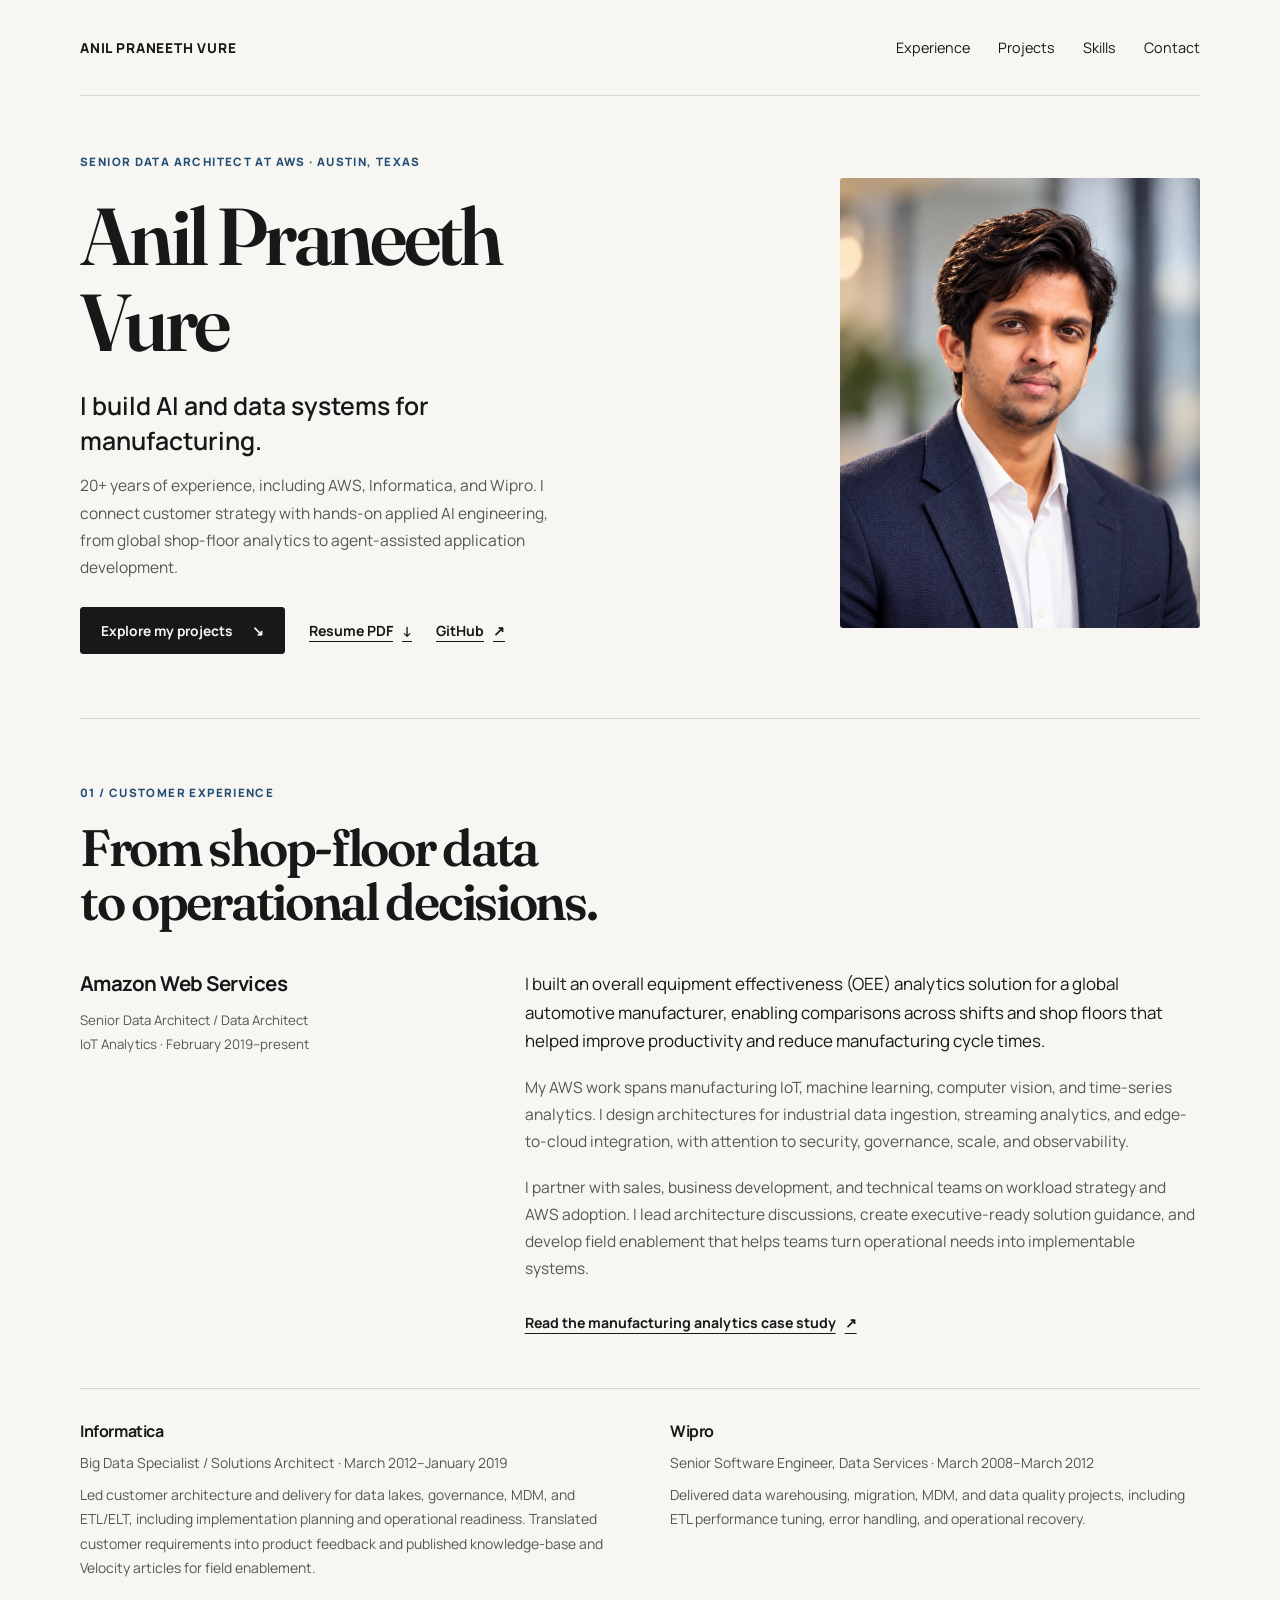
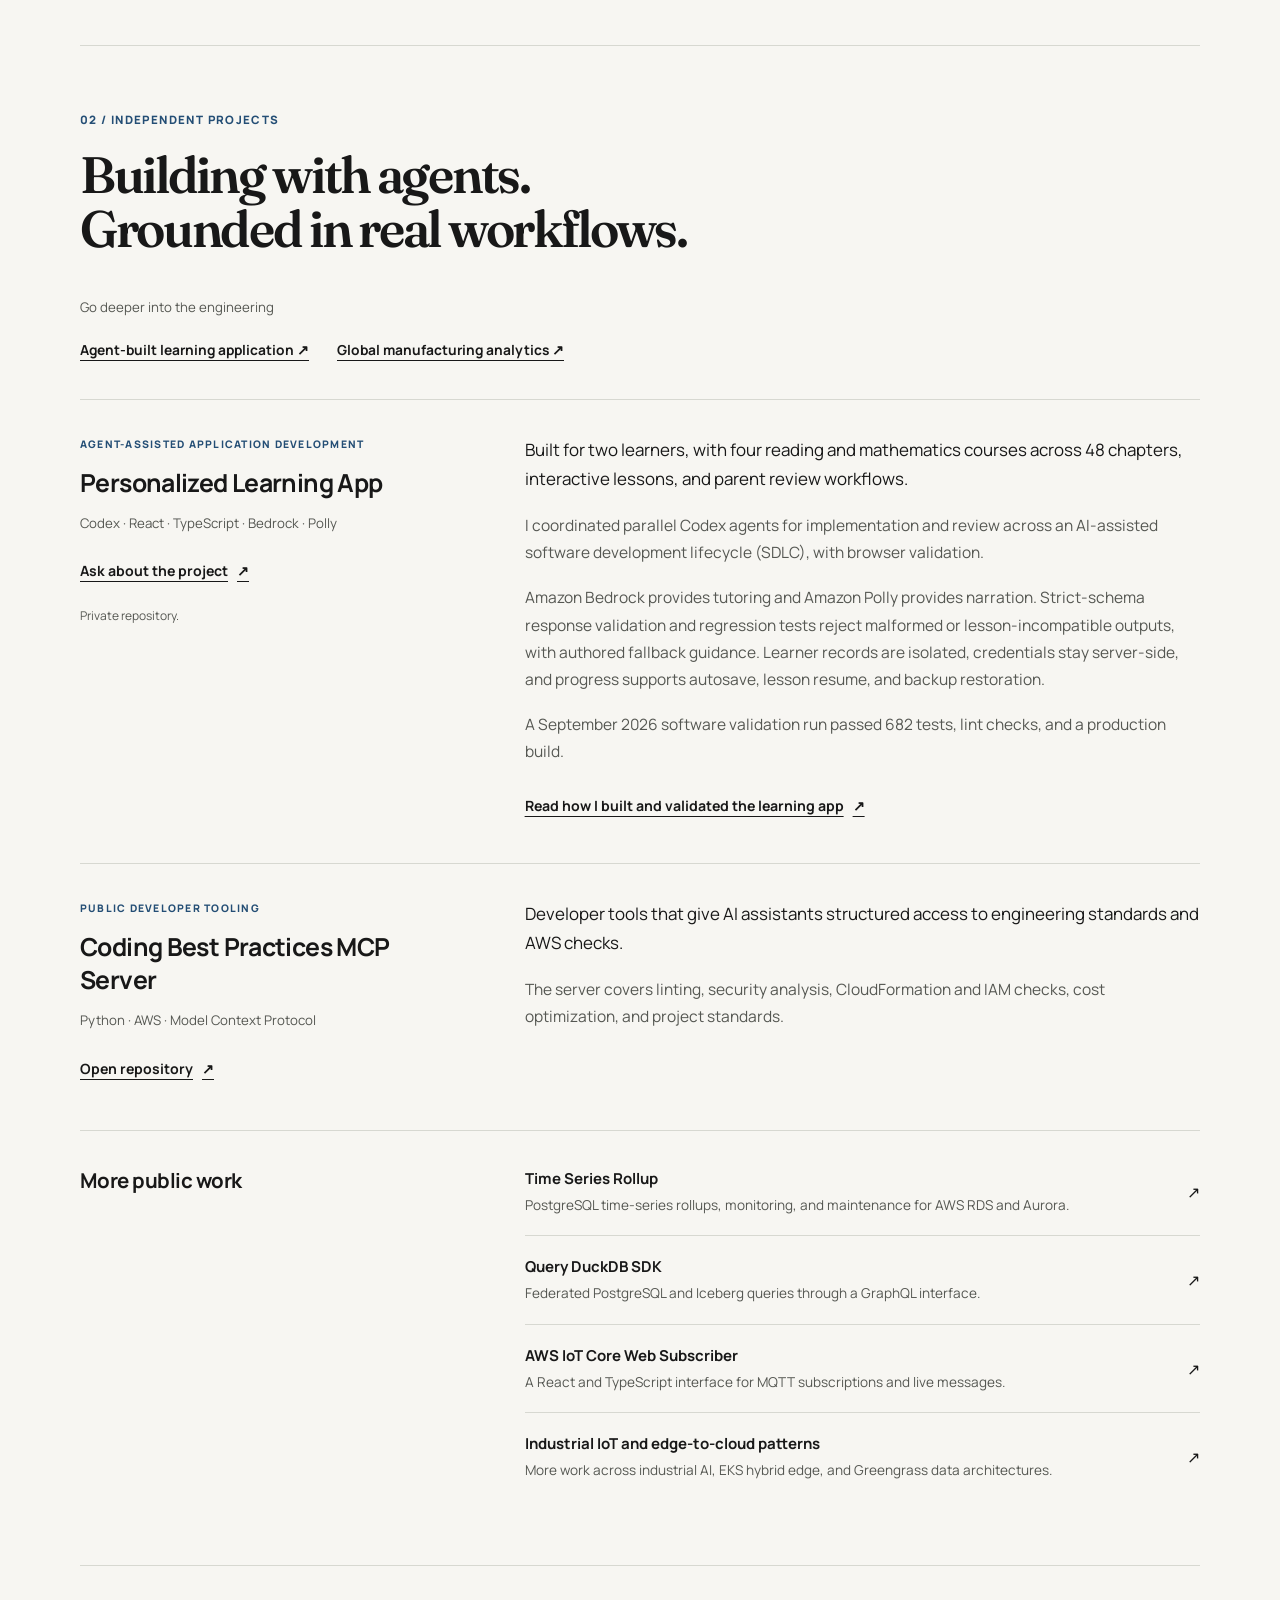
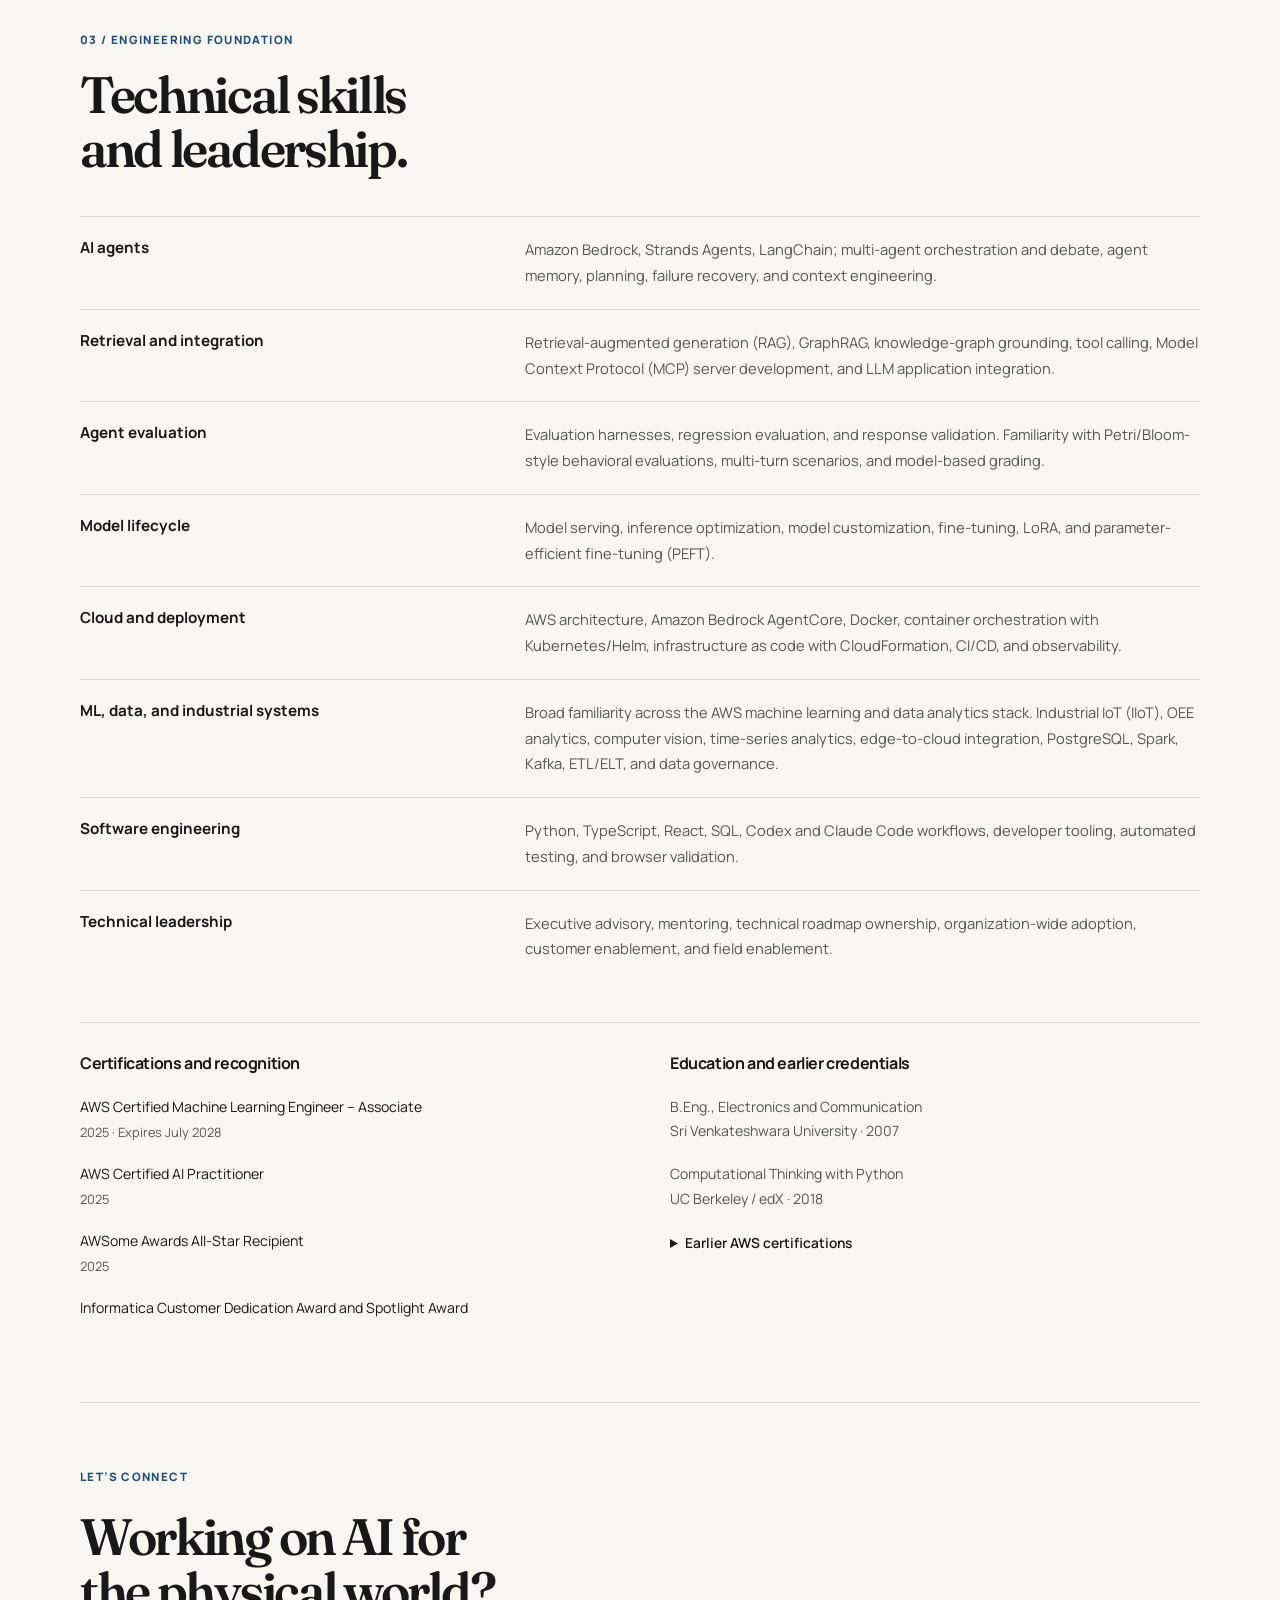
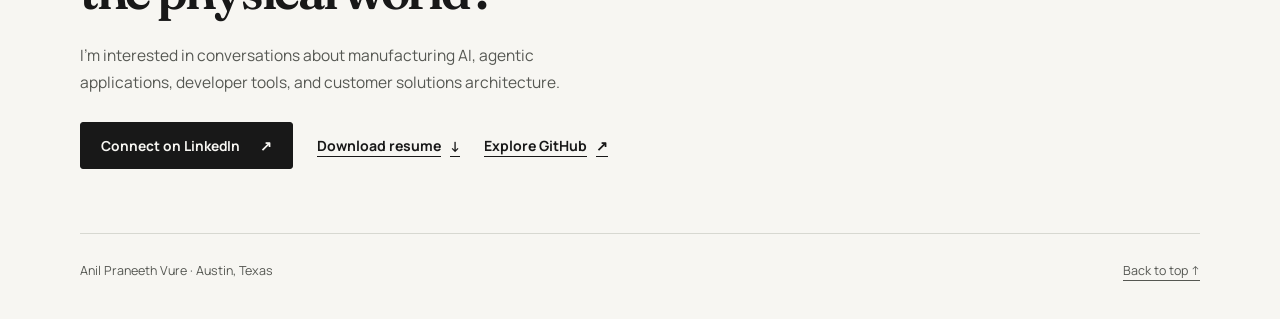
<file: index.html>
<!DOCTYPE html>
<html lang="en">
<head>
  <meta charset="UTF-8" />
  <meta name="viewport" content="width=device-width, initial-scale=1.0" />
  <title>Anil Praneeth Vure | Applied AI &amp; Cloud Deployment</title>
  <meta name="description" content="Solutions architect with 20+ years of experience in cloud, industrial IoT, and applied AI. Explore Anil Praneeth Vure's customer work at AWS and independent agent engineering projects." />
  <meta name="theme-color" content="#f7f6f2" />
  <link rel="canonical" href="https://anilpraneeth.github.io/" />
  <meta property="og:title" content="Anil Praneeth Vure | Applied AI &amp; Cloud Deployment" />
  <meta property="og:description" content="20+ years of experience in customer solutions architecture, manufacturing analytics, and applied AI. Explore my AWS work, independent projects, technical skills, and resume." />
  <meta property="og:type" content="website" />
  <meta property="og:url" content="https://anilpraneeth.github.io/" />
  <meta property="og:image" content="https://anilpraneeth.github.io/assets/professional.png" />
  <meta property="og:image:alt" content="Portrait of Anil Praneeth Vure" />
  <link rel="preconnect" href="https://fonts.googleapis.com" />
  <link rel="preconnect" href="https://fonts.gstatic.com" crossorigin />
  <link href="https://fonts.googleapis.com/css2?family=Manrope:wght@400;500;600;700;800&amp;family=Fraunces:opsz,wght@9..144,600;9..144,700&amp;display=swap" rel="stylesheet" />
  <link rel="stylesheet" href="./styles.css?v=20260919-cases" />
  <script src="./script.js?v=20260918" defer></script>
  <script type="application/ld+json">
    {
      "@context": "https://schema.org", "@type": "Person", "name": "Anil Praneeth Vure",
      "jobTitle": "Senior Data Architect", "worksFor": { "@type": "Organization", "name": "Amazon Web Services" },
      "address": { "@type": "PostalAddress", "addressLocality": "Austin", "addressRegion": "TX", "addressCountry": "US" },
      "sameAs": ["https://github.com/anilpraneeth", "https://www.linkedin.com/in/anilpraneeth/"],
      "image": "https://anilpraneeth.github.io/assets/professional.png", "url": "https://anilpraneeth.github.io/"
    }
  </script>
</head>
<body>
  <a class="skip-link" href="#main">Skip to content</a>
  <div class="page-shell" id="top">
    <header class="site-header">
      <a class="brand" href="#top">Anil Praneeth Vure</a>
      <nav class="site-nav" aria-label="Primary"><a href="#profile">Experience</a><a href="#work">Projects</a><a href="#skills">Skills</a><a href="#contact">Contact</a></nav>
    </header>
    <main id="main">
      <section class="hero" aria-labelledby="hero-title">
        <div class="hero-copy">
          <p class="eyebrow">Senior Data Architect at AWS · Austin, Texas</p>
          <h1 id="hero-title">Anil Praneeth<br />Vure</h1>
          <p class="hero-lead">I build AI and data systems for manufacturing.</p>
          <p class="hero-text">20+ years of experience, including AWS, Informatica, and Wipro. I connect customer strategy with hands-on applied AI engineering, from global shop-floor analytics to agent-assisted application development.</p>
          <div class="hero-actions">
            <a class="button" href="#work">Explore my projects <span aria-hidden="true">↘</span></a>
            <a class="text-link" href="./assets/Anil_Praneeth_Vure_Resume.pdf?v=20260919-public" download="Anil_Praneeth_Vure_Resume.pdf">Resume PDF <span aria-hidden="true">↓</span></a>
            <a class="text-link" href="https://github.com/anilpraneeth" target="_blank" rel="noopener noreferrer">GitHub <span aria-hidden="true">↗</span></a>
          </div>
        </div>
        <div class="portrait-wrap"><img class="portrait" src="./assets/professional.png" alt="Anil Praneeth Vure wearing a navy jacket and white shirt" width="1122" height="1402" fetchpriority="high" /></div>
      </section>
      <section class="section-block" id="profile" aria-labelledby="experience-title">
        <div class="section-intro reveal"><p class="section-label">01 / Customer experience</p><h2 id="experience-title">From shop-floor data<br />to operational decisions.</h2></div>
        <div class="two-columns reveal">
          <div class="experience-meta"><h3>Amazon Web Services</h3><p>Senior Data Architect / Data Architect<br />IoT Analytics · February 2019–present</p></div>
          <div>
            <p class="lead-copy">I built an overall equipment effectiveness (OEE) analytics solution for a global automotive manufacturer, enabling comparisons across shifts and shop floors that helped improve productivity and reduce manufacturing cycle times.</p>
            <p>My AWS work spans manufacturing IoT, machine learning, computer vision, and time-series analytics. I design architectures for industrial data ingestion, streaming analytics, and edge-to-cloud integration, with attention to security, governance, scale, and observability.</p>
            <p>I partner with sales, business development, and technical teams on workload strategy and AWS adoption. I lead architecture discussions, create executive-ready solution guidance, and develop field enablement that helps teams turn operational needs into implementable systems.</p>
            <a class="text-link" href="./projects/manufacturing-analytics/">Read the manufacturing analytics case study <span aria-hidden="true">↗</span></a>
          </div>
        </div>
        <div class="career-history reveal">
          <div><h3>Informatica</h3><p>Big Data Specialist / Solutions Architect · March 2012–January 2019</p><p>Led customer architecture and delivery for data lakes, governance, MDM, and ETL/ELT, including implementation planning and operational readiness. Translated customer requirements into product feedback and published knowledge-base and Velocity articles for field enablement.</p></div>
          <div><h3>Wipro</h3><p>Senior Software Engineer, Data Services · March 2008–March 2012</p><p>Delivered data warehousing, migration, MDM, and data quality projects, including ETL performance tuning, error handling, and operational recovery.</p></div>
        </div>
      </section>
      <section class="section-block" id="work" aria-labelledby="work-title">
        <div class="section-intro reveal"><p class="section-label">02 / Independent projects</p><h2 id="work-title">Building with agents.<br />Grounded in real workflows.</h2></div>
        <nav class="case-study-index reveal" aria-label="Project case studies"><p>Go deeper into the engineering</p><a href="./projects/learning-app/">Agent-built learning application <span aria-hidden="true">↗</span></a><a href="./projects/manufacturing-analytics/">Global manufacturing analytics <span aria-hidden="true">↗</span></a></nav>
        <article class="project-row two-columns reveal">
          <div class="project-meta"><p class="project-kicker">Agent-assisted application development</p><h3>Personalized Learning App</h3><p class="project-tech">Codex · React · TypeScript · Bedrock · Polly</p><a class="text-link" href="#contact">Ask about the project <span aria-hidden="true">↗</span></a><p class="project-note">Private repository.</p></div>
          <div>
            <p class="lead-copy">Built for two learners, with four reading and mathematics courses across 48 chapters, interactive lessons, and parent review workflows.</p>
            <p>I coordinated parallel Codex agents for implementation and review across an AI-assisted software development lifecycle (SDLC), with browser validation.</p>
            <p>Amazon Bedrock provides tutoring and Amazon Polly provides narration. Strict-schema response validation and regression tests reject malformed or lesson-incompatible outputs, with authored fallback guidance. Learner records are isolated, credentials stay server-side, and progress supports autosave, lesson resume, and backup restoration.</p>
            <p>A September 2026 software validation run passed 682 tests, lint checks, and a production build.</p>
            <a class="text-link" href="./projects/learning-app/">Read how I built and validated the learning app <span aria-hidden="true">↗</span></a>
          </div>
        </article>
        <article class="project-row two-columns reveal">
          <div class="project-meta"><p class="project-kicker">Public developer tooling</p><h3>Coding Best Practices MCP Server</h3><p class="project-tech">Python · AWS · Model Context Protocol</p><a class="text-link" href="https://github.com/anilpraneeth/coding-best-practices-mcp-server" target="_blank" rel="noopener noreferrer">Open repository <span aria-hidden="true">↗</span></a></div>
          <div><p class="lead-copy">Developer tools that give AI assistants structured access to engineering standards and AWS checks.</p><p>The server covers linting, security analysis, CloudFormation and IAM checks, cost optimization, and project standards.</p></div>
        </article>
        <div class="more-work two-columns reveal"><h3>More public work</h3><div class="repository-list">
          <a href="https://github.com/anilpraneeth/time-series-rollup" target="_blank" rel="noopener noreferrer"><span><strong>Time Series Rollup</strong><small>PostgreSQL time-series rollups, monitoring, and maintenance for AWS RDS and Aurora.</small></span><span aria-hidden="true">↗</span></a>
          <a href="https://github.com/anilpraneeth/query-duckdb-sdk" target="_blank" rel="noopener noreferrer"><span><strong>Query DuckDB SDK</strong><small>Federated PostgreSQL and Iceberg queries through a GraphQL interface.</small></span><span aria-hidden="true">↗</span></a>
          <a href="https://github.com/anilpraneeth/web-app-aws-iot-core" target="_blank" rel="noopener noreferrer"><span><strong>AWS IoT Core Web Subscriber</strong><small>A React and TypeScript interface for MQTT subscriptions and live messages.</small></span><span aria-hidden="true">↗</span></a>
          <a href="https://github.com/anilpraneeth" target="_blank" rel="noopener noreferrer"><span><strong>Industrial IoT and edge-to-cloud patterns</strong><small>More work across industrial AI, EKS hybrid edge, and Greengrass data architectures.</small></span><span aria-hidden="true">↗</span></a>
        </div></div>
      </section>
      <section class="section-block" id="skills" aria-labelledby="credentials-title">
        <div class="section-intro reveal"><p class="section-label">03 / Engineering foundation</p><h2 id="credentials-title">Technical skills<br />and leadership.</h2></div>
        <dl class="skills-list reveal">
          <div class="two-columns"><dt>AI agents</dt><dd>Amazon Bedrock, Strands Agents, LangChain; multi-agent orchestration and debate, agent memory, planning, failure recovery, and context engineering.</dd></div>
          <div class="two-columns"><dt>Retrieval and integration</dt><dd>Retrieval-augmented generation (RAG), GraphRAG, knowledge-graph grounding, tool calling, Model Context Protocol (MCP) server development, and LLM application integration.</dd></div>
          <div class="two-columns"><dt>Agent evaluation</dt><dd>Evaluation harnesses, regression evaluation, and response validation. Familiarity with Petri/Bloom-style behavioral evaluations, multi-turn scenarios, and model-based grading.</dd></div>
          <div class="two-columns"><dt>Model lifecycle</dt><dd>Model serving, inference optimization, model customization, fine-tuning, LoRA, and parameter-efficient fine-tuning (PEFT).</dd></div>
          <div class="two-columns"><dt>Cloud and deployment</dt><dd>AWS architecture, Amazon Bedrock AgentCore, Docker, container orchestration with Kubernetes/Helm, infrastructure as code with CloudFormation, CI/CD, and observability.</dd></div>
          <div class="two-columns"><dt>ML, data, and industrial systems</dt><dd>Broad familiarity across the AWS machine learning and data analytics stack. Industrial IoT (IIoT), OEE analytics, computer vision, time-series analytics, edge-to-cloud integration, PostgreSQL, Spark, Kafka, ETL/ELT, and data governance.</dd></div>
          <div class="two-columns"><dt>Software engineering</dt><dd>Python, TypeScript, React, SQL, Codex and Claude Code workflows, developer tooling, automated testing, and browser validation.</dd></div>
          <div class="two-columns"><dt>Technical leadership</dt><dd>Executive advisory, mentoring, technical roadmap ownership, organization-wide adoption, customer enablement, and field enablement.</dd></div>
        </dl>
        <div class="credentials-grid reveal">
          <div><h3>Certifications and recognition</h3><ul class="plain-list"><li>AWS Certified Machine Learning Engineer – Associate <span>2025 · Expires July 2028</span></li><li>AWS Certified AI Practitioner <span>2025</span></li><li>AWSome Awards All-Star Recipient <span>2025</span></li><li>Informatica Customer Dedication Award and Spotlight Award</li></ul></div>
          <div><h3>Education and earlier credentials</h3><p>B.Eng., Electronics and Communication<br />Sri Venkateshwara University · 2007</p><p>Computational Thinking with Python<br />UC Berkeley / edX · 2018</p><details><summary>Earlier AWS certifications</summary><ul class="plain-list"><li>Data Analytics – Specialty <span>2023–2026 · Expired</span></li><li>Machine Learning – Specialty <span>2020–2023 · Expired</span></li><li>Solutions Architect – Associate <span>2019–2022 · Expired</span></li></ul></details></div>
        </div>
      </section>
      <section class="contact-section section-block reveal" id="contact" aria-labelledby="contact-title">
        <p class="section-label">Let’s connect</p><h2 id="contact-title">Working on AI for<br />the physical world?</h2><p>I’m interested in conversations about manufacturing AI, agentic applications, developer tools, and customer solutions architecture.</p>
        <div class="hero-actions"><a class="button" href="https://www.linkedin.com/in/anilpraneeth/" target="_blank" rel="noopener noreferrer">Connect on LinkedIn <span aria-hidden="true">↗</span></a><a class="text-link" href="./assets/Anil_Praneeth_Vure_Resume.pdf?v=20260919-public" download="Anil_Praneeth_Vure_Resume.pdf">Download resume <span aria-hidden="true">↓</span></a><a class="text-link" href="https://github.com/anilpraneeth" target="_blank" rel="noopener noreferrer">Explore GitHub <span aria-hidden="true">↗</span></a></div>
      </section>
    </main>
    <footer class="site-footer"><span>Anil Praneeth Vure · Austin, Texas</span><a href="#top">Back to top ↑</a></footer>
  </div>
</body>
</html>
</file>
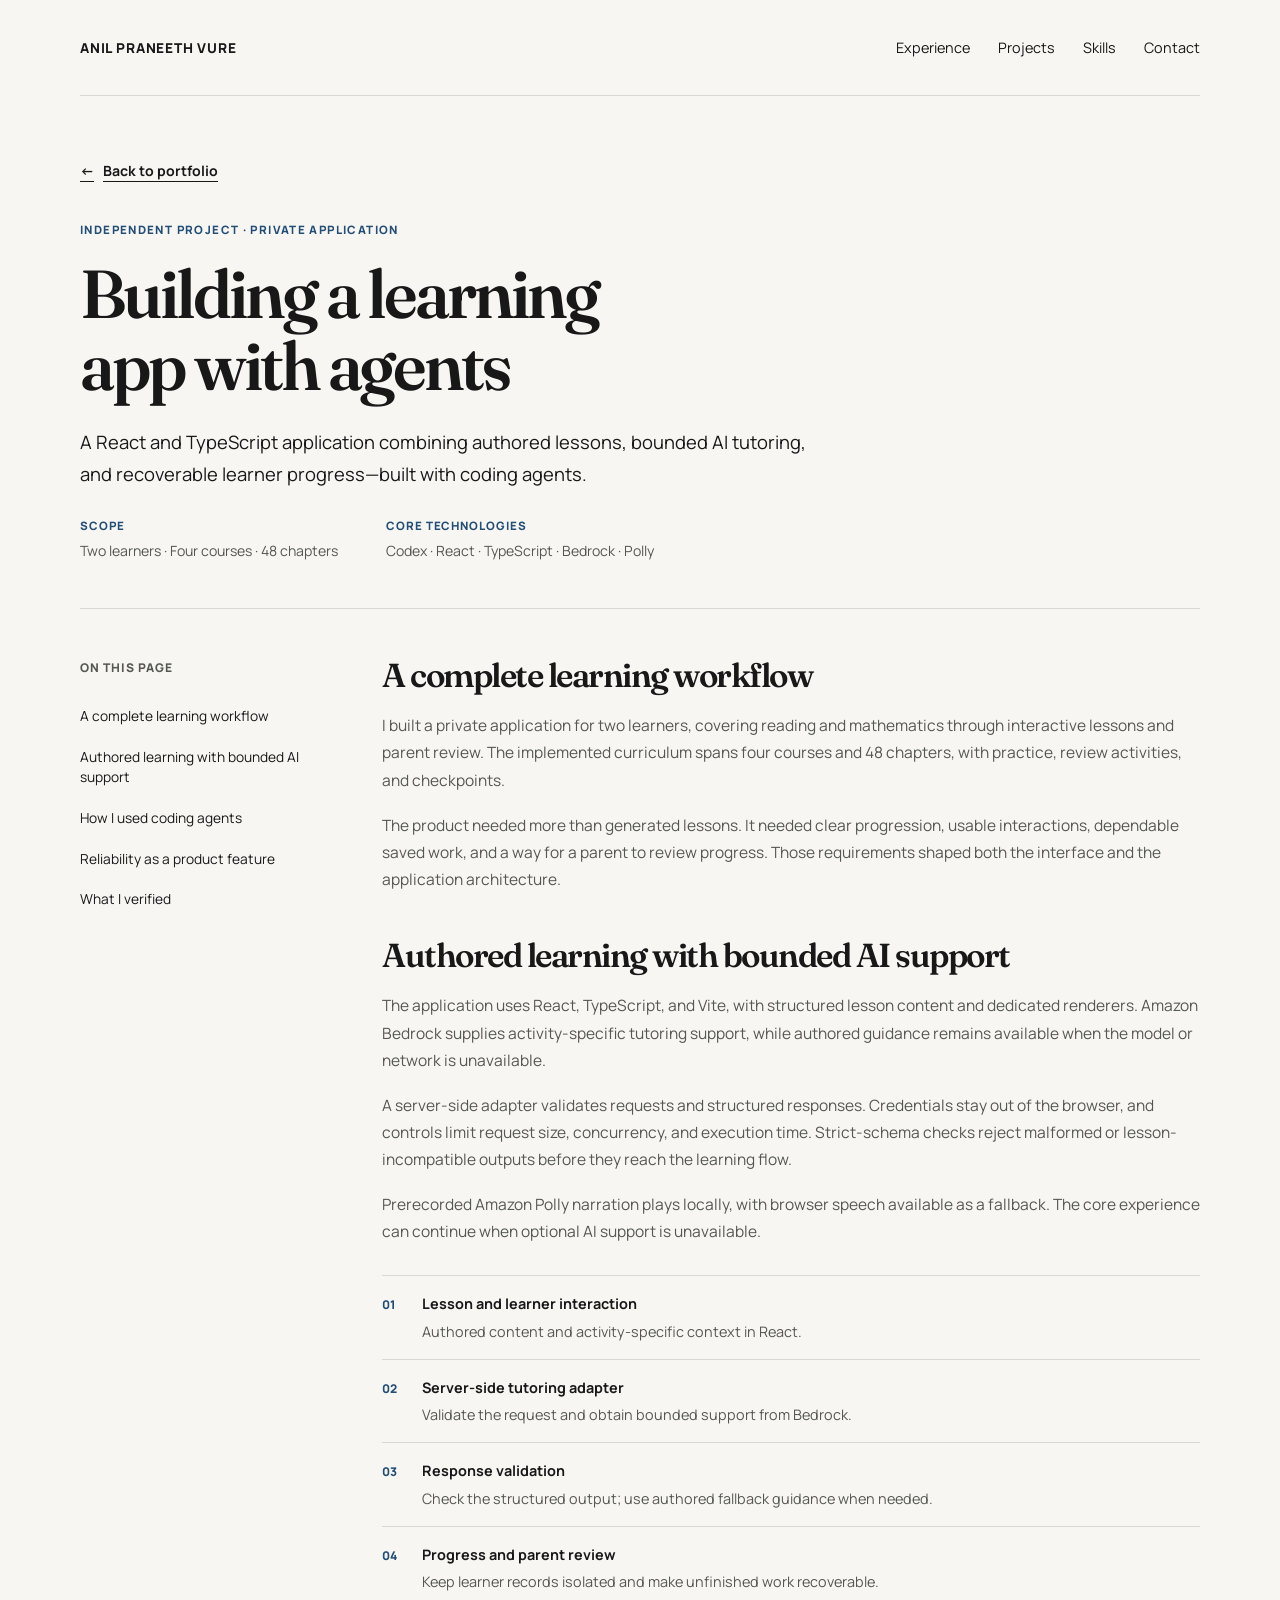
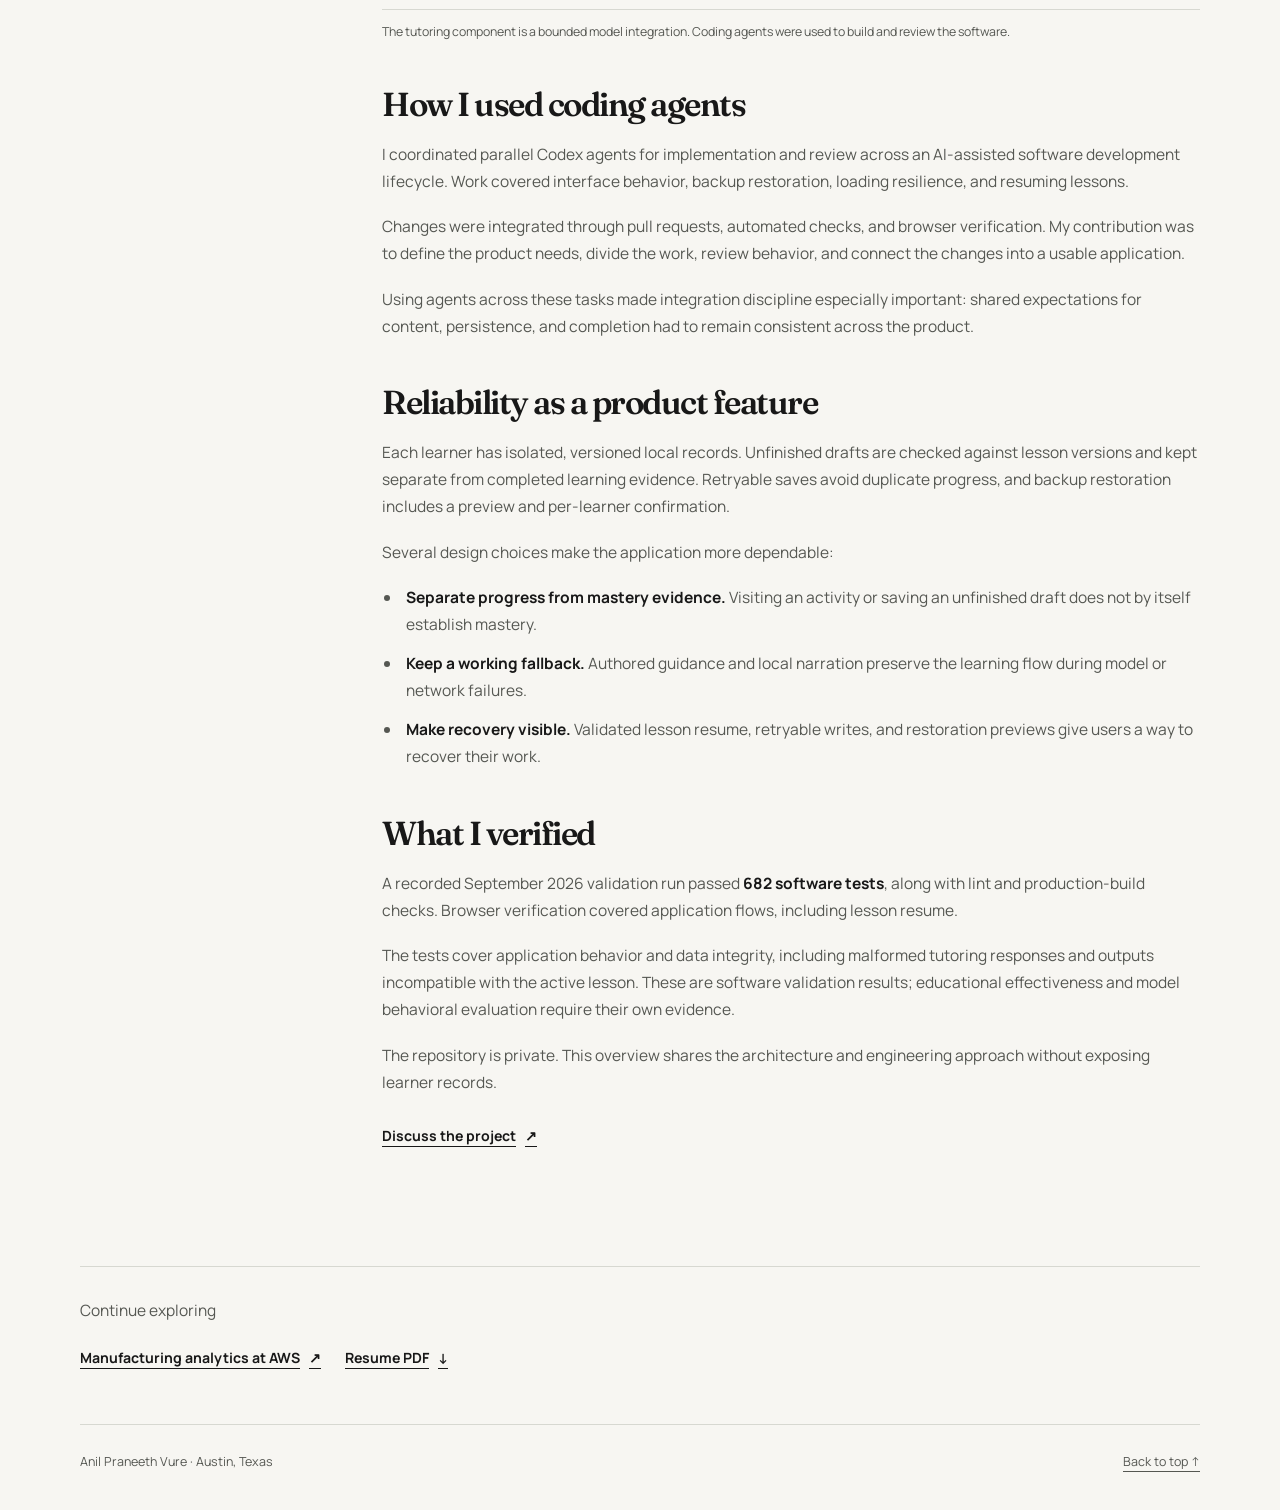
<file: projects/learning-app/index.html>
<!DOCTYPE html>
<html lang="en">
<head>
  <meta charset="UTF-8" />
  <meta name="viewport" content="width=device-width, initial-scale=1.0" />
  <title>Building a learning app with agents | Anil Praneeth Vure</title>
  <meta name="description" content="A React and TypeScript application combining authored lessons, bounded AI tutoring, and recoverable learner progress—built with coding agents." />
  <meta name="theme-color" content="#f7f6f2" />
  <link rel="canonical" href="https://anilpraneeth.github.io/projects/learning-app/" />
  <meta property="og:title" content="Building a learning app with agents | Anil Praneeth Vure" />
  <meta property="og:description" content="A React and TypeScript application combining authored lessons, bounded AI tutoring, and recoverable learner progress—built with coding agents." />
  <meta property="og:type" content="article" />
  <meta property="og:url" content="https://anilpraneeth.github.io/projects/learning-app/" />
  <meta property="og:image" content="https://anilpraneeth.github.io/assets/professional.png" />
  <meta property="og:image:alt" content="Portrait of Anil Praneeth Vure" />
  <link rel="preconnect" href="https://fonts.googleapis.com" />
  <link rel="preconnect" href="https://fonts.gstatic.com" crossorigin />
  <link href="https://fonts.googleapis.com/css2?family=Manrope:wght@400;500;600;700;800&amp;family=Fraunces:opsz,wght@9..144,600;9..144,700&amp;display=swap" rel="stylesheet" />
  <link rel="stylesheet" href="../../styles.css?v=20260919-cases" />
  <script src="../../script.js?v=20260918" defer></script>
</head>
<body>
  <a class="skip-link" href="#main">Skip to content</a>
  <div class="page-shell" id="top">
    <header class="site-header"><a class="brand" href="../../">Anil Praneeth Vure</a><nav class="site-nav" aria-label="Primary"><a href="../../#profile">Experience</a><a href="../../#work">Projects</a><a href="../../#skills">Skills</a><a href="../../#contact">Contact</a></nav></header>
    <main id="main">
      <header class="case-hero">
        <a class="text-link" href="../../#work"><span aria-hidden="true">←</span> Back to portfolio</a>
        <p class="eyebrow">Independent project · Private application</p>
        <h1>Building a learning app with agents</h1>
        <p class="case-deck">A React and TypeScript application combining authored lessons, bounded AI tutoring, and recoverable learner progress—built with coding agents.</p>
        <dl class="case-facts"><div><dt>Scope</dt><dd>Two learners · Four courses · 48 chapters</dd></div><div><dt>Core technologies</dt><dd>Codex · React · TypeScript · Bedrock · Polly</dd></div></dl>
      </header>
      <div class="case-layout">
        <nav class="case-contents" aria-label="On this page"><p>On this page</p><a href="#need">A complete learning workflow</a><a href="#architecture">Authored learning with bounded AI support</a><a href="#agent-workflow">How I used coding agents</a><a href="#reliability">Reliability as a product feature</a><a href="#validation">What I verified</a></nav>
        <article class="case-body" aria-label="Project case study"><section id="need" aria-labelledby="need-title"><h2 id="need-title">A complete learning workflow</h2><p>I built a private application for two learners, covering reading and mathematics through interactive lessons and parent review. The implemented curriculum spans four courses and 48 chapters, with practice, review activities, and checkpoints.</p><p>The product needed more than generated lessons. It needed clear progression, usable interactions, dependable saved work, and a way for a parent to review progress. Those requirements shaped both the interface and the application architecture.</p></section><section id="architecture" aria-labelledby="architecture-title"><h2 id="architecture-title">Authored learning with bounded AI support</h2><p>The application uses React, TypeScript, and Vite, with structured lesson content and dedicated renderers. Amazon Bedrock supplies activity-specific tutoring support, while authored guidance remains available when the model or network is unavailable.</p><p>A server-side adapter validates requests and structured responses. Credentials stay out of the browser, and controls limit request size, concurrency, and execution time. Strict-schema checks reject malformed or lesson-incompatible outputs before they reach the learning flow.</p><p>Prerecorded Amazon Polly narration plays locally, with browser speech available as a fallback. The core experience can continue when optional AI support is unavailable.</p>
    <figure class="architecture-flow"><ol><li><div><strong>Lesson and learner interaction</strong>Authored content and activity-specific context in React.</div></li><li><div><strong>Server-side tutoring adapter</strong>Validate the request and obtain bounded support from Bedrock.</div></li><li><div><strong>Response validation</strong>Check the structured output; use authored fallback guidance when needed.</div></li><li><div><strong>Progress and parent review</strong>Keep learner records isolated and make unfinished work recoverable.</div></li></ol><figcaption>The tutoring component is a bounded model integration. Coding agents were used to build and review the software.</figcaption></figure></section><section id="agent-workflow" aria-labelledby="agent-workflow-title"><h2 id="agent-workflow-title">How I used coding agents</h2><p>I coordinated parallel Codex agents for implementation and review across an AI-assisted software development lifecycle. Work covered interface behavior, backup restoration, loading resilience, and resuming lessons.</p><p>Changes were integrated through pull requests, automated checks, and browser verification. My contribution was to define the product needs, divide the work, review behavior, and connect the changes into a usable application.</p><p>Using agents across these tasks made integration discipline especially important: shared expectations for content, persistence, and completion had to remain consistent across the product.</p></section><section id="reliability" aria-labelledby="reliability-title"><h2 id="reliability-title">Reliability as a product feature</h2><p>Each learner has isolated, versioned local records. Unfinished drafts are checked against lesson versions and kept separate from completed learning evidence. Retryable saves avoid duplicate progress, and backup restoration includes a preview and per-learner confirmation.</p><p>Several design choices make the application more dependable:</p><ul><li><strong>Separate progress from mastery evidence.</strong> Visiting an activity or saving an unfinished draft does not by itself establish mastery.</li><li><strong>Keep a working fallback.</strong> Authored guidance and local narration preserve the learning flow during model or network failures.</li><li><strong>Make recovery visible.</strong> Validated lesson resume, retryable writes, and restoration previews give users a way to recover their work.</li></ul></section><section id="validation" aria-labelledby="validation-title"><h2 id="validation-title">What I verified</h2><p>A recorded September 2026 validation run passed <strong>682 software tests</strong>, along with lint and production-build checks. Browser verification covered application flows, including lesson resume.</p><p>The tests cover application behavior and data integrity, including malformed tutoring responses and outputs incompatible with the active lesson. These are software validation results; educational effectiveness and model behavioral evaluation require their own evidence.</p><p>The repository is private. This overview shares the architecture and engineering approach without exposing learner records.</p><a class="text-link" href="../../#contact">Discuss the project <span aria-hidden="true">↗</span></a></section></article>
      </div>
      <aside class="case-next" aria-label="Continue exploring"><p>Continue exploring</p><div class="hero-actions"><a class="text-link" href="../manufacturing-analytics/">Manufacturing analytics at AWS <span aria-hidden="true">↗</span></a><a class="text-link" href="../../assets/Anil_Praneeth_Vure_Resume.pdf?v=20260919-public" download="Anil_Praneeth_Vure_Resume.pdf">Resume PDF <span aria-hidden="true">↓</span></a></div></aside>
    </main>
    <footer class="site-footer"><span>Anil Praneeth Vure · Austin, Texas</span><a href="#top">Back to top ↑</a></footer>
  </div>
</body>
</html>
</file>
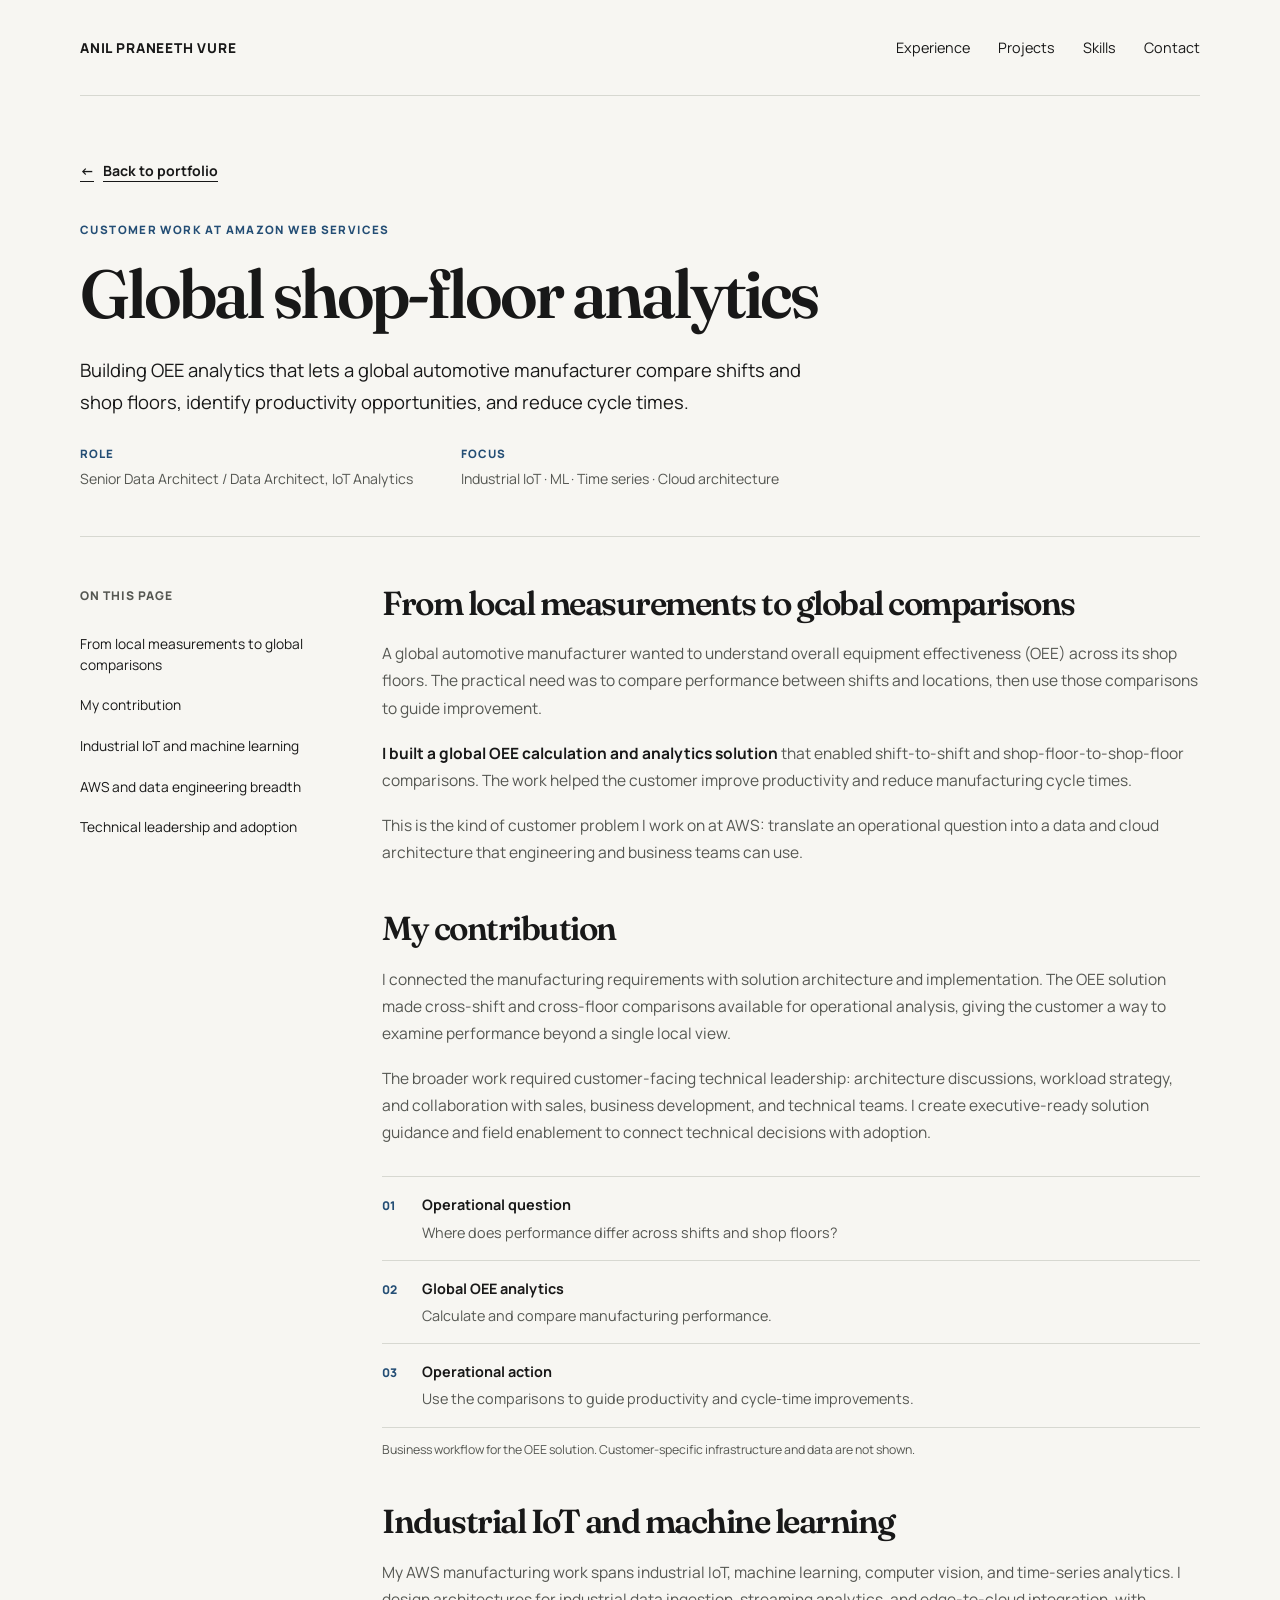
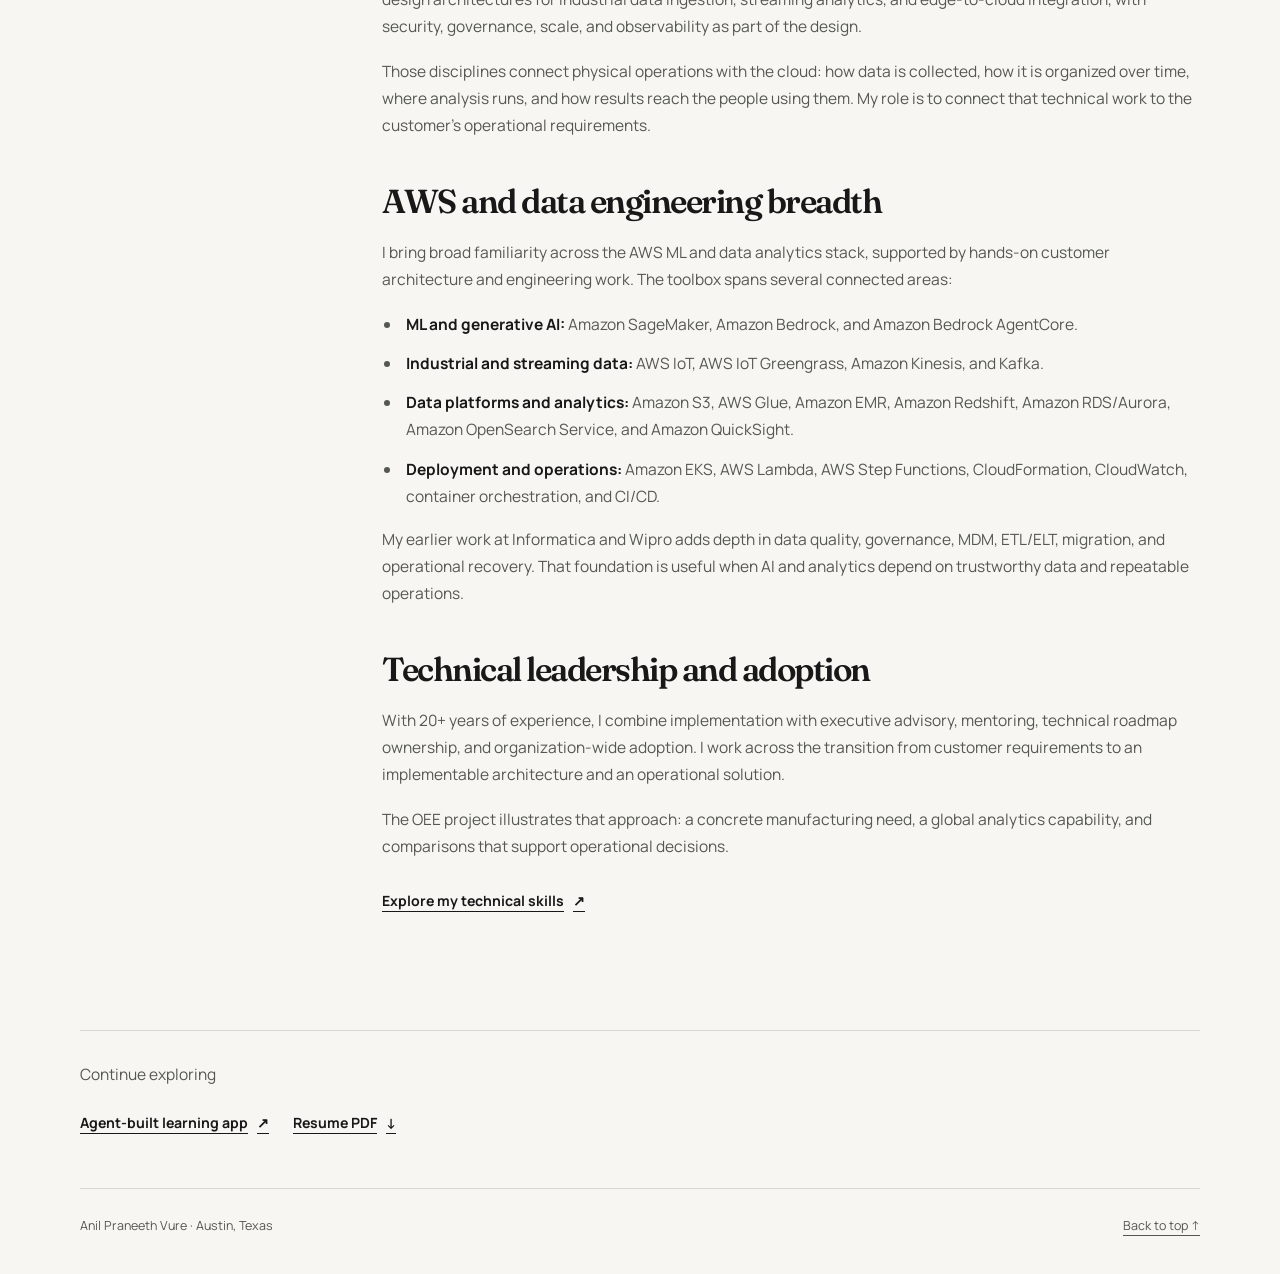
<file: projects/manufacturing-analytics/index.html>
<!DOCTYPE html>
<html lang="en">
<head>
  <meta charset="UTF-8" />
  <meta name="viewport" content="width=device-width, initial-scale=1.0" />
  <title>Global shop-floor analytics | Anil Praneeth Vure</title>
  <meta name="description" content="Building OEE analytics that lets a global automotive manufacturer compare shifts and shop floors, identify productivity opportunities, and reduce cycle times." />
  <meta name="theme-color" content="#f7f6f2" />
  <link rel="canonical" href="https://anilpraneeth.github.io/projects/manufacturing-analytics/" />
  <meta property="og:title" content="Global shop-floor analytics | Anil Praneeth Vure" />
  <meta property="og:description" content="Building OEE analytics that lets a global automotive manufacturer compare shifts and shop floors, identify productivity opportunities, and reduce cycle times." />
  <meta property="og:type" content="article" />
  <meta property="og:url" content="https://anilpraneeth.github.io/projects/manufacturing-analytics/" />
  <meta property="og:image" content="https://anilpraneeth.github.io/assets/professional.png" />
  <meta property="og:image:alt" content="Portrait of Anil Praneeth Vure" />
  <link rel="preconnect" href="https://fonts.googleapis.com" />
  <link rel="preconnect" href="https://fonts.gstatic.com" crossorigin />
  <link href="https://fonts.googleapis.com/css2?family=Manrope:wght@400;500;600;700;800&amp;family=Fraunces:opsz,wght@9..144,600;9..144,700&amp;display=swap" rel="stylesheet" />
  <link rel="stylesheet" href="../../styles.css?v=20260919-cases" />
  <script src="../../script.js?v=20260918" defer></script>
</head>
<body>
  <a class="skip-link" href="#main">Skip to content</a>
  <div class="page-shell" id="top">
    <header class="site-header"><a class="brand" href="../../">Anil Praneeth Vure</a><nav class="site-nav" aria-label="Primary"><a href="../../#profile">Experience</a><a href="../../#work">Projects</a><a href="../../#skills">Skills</a><a href="../../#contact">Contact</a></nav></header>
    <main id="main">
      <header class="case-hero">
        <a class="text-link" href="../../#work"><span aria-hidden="true">←</span> Back to portfolio</a>
        <p class="eyebrow">Customer work at Amazon Web Services</p>
        <h1>Global shop-floor analytics</h1>
        <p class="case-deck">Building OEE analytics that lets a global automotive manufacturer compare shifts and shop floors, identify productivity opportunities, and reduce cycle times.</p>
        <dl class="case-facts"><div><dt>Role</dt><dd>Senior Data Architect / Data Architect, IoT Analytics</dd></div><div><dt>Focus</dt><dd>Industrial IoT · ML · Time series · Cloud architecture</dd></div></dl>
      </header>
      <div class="case-layout">
        <nav class="case-contents" aria-label="On this page"><p>On this page</p><a href="#need">From local measurements to global comparisons</a><a href="#contribution">My contribution</a><a href="#industrial-ai">Industrial IoT and machine learning</a><a href="#aws-stack">AWS and data engineering breadth</a><a href="#leadership">Technical leadership and adoption</a></nav>
        <article class="case-body" aria-label="Project case study"><section id="need" aria-labelledby="need-title"><h2 id="need-title">From local measurements to global comparisons</h2><p>A global automotive manufacturer wanted to understand overall equipment effectiveness (OEE) across its shop floors. The practical need was to compare performance between shifts and locations, then use those comparisons to guide improvement.</p><p><strong>I built a global OEE calculation and analytics solution</strong> that enabled shift-to-shift and shop-floor-to-shop-floor comparisons. The work helped the customer improve productivity and reduce manufacturing cycle times.</p><p>This is the kind of customer problem I work on at AWS: translate an operational question into a data and cloud architecture that engineering and business teams can use.</p></section><section id="contribution" aria-labelledby="contribution-title"><h2 id="contribution-title">My contribution</h2><p>I connected the manufacturing requirements with solution architecture and implementation. The OEE solution made cross-shift and cross-floor comparisons available for operational analysis, giving the customer a way to examine performance beyond a single local view.</p><p>The broader work required customer-facing technical leadership: architecture discussions, workload strategy, and collaboration with sales, business development, and technical teams. I create executive-ready solution guidance and field enablement to connect technical decisions with adoption.</p>
    <figure class="architecture-flow"><ol><li><div><strong>Operational question</strong>Where does performance differ across shifts and shop floors?</div></li><li><div><strong>Global OEE analytics</strong>Calculate and compare manufacturing performance.</div></li><li><div><strong>Operational action</strong>Use the comparisons to guide productivity and cycle-time improvements.</div></li></ol><figcaption>Business workflow for the OEE solution. Customer-specific infrastructure and data are not shown.</figcaption></figure></section><section id="industrial-ai" aria-labelledby="industrial-ai-title"><h2 id="industrial-ai-title">Industrial IoT and machine learning</h2><p>My AWS manufacturing work spans industrial IoT, machine learning, computer vision, and time-series analytics. I design architectures for industrial data ingestion, streaming analytics, and edge-to-cloud integration, with security, governance, scale, and observability as part of the design.</p><p>Those disciplines connect physical operations with the cloud: how data is collected, how it is organized over time, where analysis runs, and how results reach the people using them. My role is to connect that technical work to the customer’s operational requirements.</p></section><section id="aws-stack" aria-labelledby="aws-stack-title"><h2 id="aws-stack-title">AWS and data engineering breadth</h2><p>I bring broad familiarity across the AWS ML and data analytics stack, supported by hands-on customer architecture and engineering work. The toolbox spans several connected areas:</p><ul><li><strong>ML and generative AI:</strong> Amazon SageMaker, Amazon Bedrock, and Amazon Bedrock AgentCore.</li><li><strong>Industrial and streaming data:</strong> AWS IoT, AWS IoT Greengrass, Amazon Kinesis, and Kafka.</li><li><strong>Data platforms and analytics:</strong> Amazon S3, AWS Glue, Amazon EMR, Amazon Redshift, Amazon RDS/Aurora, Amazon OpenSearch Service, and Amazon QuickSight.</li><li><strong>Deployment and operations:</strong> Amazon EKS, AWS Lambda, AWS Step Functions, CloudFormation, CloudWatch, container orchestration, and CI/CD.</li></ul><p>My earlier work at Informatica and Wipro adds depth in data quality, governance, MDM, ETL/ELT, migration, and operational recovery. That foundation is useful when AI and analytics depend on trustworthy data and repeatable operations.</p></section><section id="leadership" aria-labelledby="leadership-title"><h2 id="leadership-title">Technical leadership and adoption</h2><p>With 20+ years of experience, I combine implementation with executive advisory, mentoring, technical roadmap ownership, and organization-wide adoption. I work across the transition from customer requirements to an implementable architecture and an operational solution.</p><p>The OEE project illustrates that approach: a concrete manufacturing need, a global analytics capability, and comparisons that support operational decisions.</p><a class="text-link" href="../../#skills">Explore my technical skills <span aria-hidden="true">↗</span></a></section></article>
      </div>
      <aside class="case-next" aria-label="Continue exploring"><p>Continue exploring</p><div class="hero-actions"><a class="text-link" href="../learning-app/">Agent-built learning app <span aria-hidden="true">↗</span></a><a class="text-link" href="../../assets/Anil_Praneeth_Vure_Resume.pdf?v=20260919-public" download="Anil_Praneeth_Vure_Resume.pdf">Resume PDF <span aria-hidden="true">↓</span></a></div></aside>
    </main>
    <footer class="site-footer"><span>Anil Praneeth Vure · Austin, Texas</span><a href="#top">Back to top ↑</a></footer>
  </div>
</body>
</html>
</file>
<file: styles.css>
:root { --bg: #f7f6f2; --text: #181818; --muted: #555752; --line: #d7d8d1; --accent: #244e75; --max: 1120px; }
* { box-sizing: border-box; }
html { scroll-behavior: smooth; scroll-padding-top: 28px; }
body { margin: 0; font-family: "Manrope", sans-serif; color: var(--text); background: var(--bg); }
a { color: inherit; text-underline-offset: 5px; }
a:focus-visible, summary:focus-visible { outline: 2px solid var(--accent); outline-offset: 6px; }
.page-shell { width: min(calc(100% - 80px), var(--max)); margin-inline: auto; }
.skip-link { position: fixed; top: 10px; left: 10px; z-index: 10; padding: 12px 20px; background: var(--text); color: white; transform: translateY(-160%); }
.skip-link:focus { transform: translateY(0); }
.site-header { display: flex; align-items: center; justify-content: space-between; gap: 24px; padding: 28px 0; border-bottom: 1px solid var(--line); }
.brand { font-size: 0.85rem; font-weight: 800; letter-spacing: 0.06em; text-transform: uppercase; text-decoration: none; }
.site-nav { display: flex; flex-wrap: wrap; gap: 12px 28px; }
.site-nav a { font-size: 0.9rem; text-decoration: none; padding: 10px 0; }
.site-nav a:hover { color: var(--accent); }
.hero { display: grid; grid-template-columns: minmax(0, 1fr) minmax(280px, 360px); gap: clamp(36px, 6vw, 80px); align-items: center; padding: 56px 0 64px; }
.eyebrow, .section-label, .project-kicker { font-size: 0.72rem; font-weight: 800; letter-spacing: 0.12em; text-transform: uppercase; color: var(--accent); margin: 0 0 22px; }
h1, h2, h3 { margin: 0; }
h1, h2 { font-family: "Fraunces", Georgia, serif; font-weight: 600; letter-spacing: -0.045em; line-height: 1.06; }
h1 { font-size: clamp(3.6rem, 6.3vw, 5.4rem); }
h2 { font-size: clamp(2.1rem, 4vw, 3.3rem); }
h3 { font-size: 1.28rem; line-height: 1.35; letter-spacing: -0.025em; }
p, li, dd { font-size: 0.97rem; line-height: 1.75; color: var(--muted); }
p { margin: 0 0 18px; }
.hero-lead { font-size: clamp(1.2rem, 2.2vw, 1.55rem); font-weight: 600; line-height: 1.4; color: var(--text); max-width: 27ch; margin: 24px 0 14px; }
.hero-text { max-width: 53ch; }
.hero-actions { display: flex; gap: 24px; flex-wrap: wrap; align-items: center; margin-top: 26px; }
.button { display: inline-flex; align-items: center; gap: 20px; justify-content: center; min-height: 46px; padding: 13px 20px; border: 1px solid var(--text); border-radius: 3px; font-size: 0.86rem; font-weight: 700; text-decoration: none; color: var(--bg); background: var(--text); transition: background-color 180ms ease, transform 180ms ease; }
.button:hover { background: var(--accent); border-color: var(--accent); transform: translateY(-2px); }
.text-link { display: inline-flex; align-items: center; gap: 9px; min-height: 44px; font-size: 0.88rem; font-weight: 700; text-decoration: underline; }
.text-link span { transition: transform 180ms ease; }
.text-link:hover span { transform: translate(2px, -2px); }
.portrait-wrap { overflow: hidden; aspect-ratio: 1122 / 1402; background: #d6d9d9; border-radius: 3px; animation: portrait-enter 900ms ease both; }
.portrait { width: 100%; height: 100%; display: block; object-fit: cover; }
.hero-copy { animation: hero-enter 650ms ease both; }
.section-block { border-top: 1px solid var(--line); padding: 64px 0; }
.section-intro { margin-bottom: 40px; }
.section-intro .section-label { margin-bottom: 18px; }
.two-columns { display: grid; grid-template-columns: minmax(0, 0.8fr) minmax(0, 1.45fr); gap: 72px; }
.experience-meta p, .project-tech, .project-note { font-size: 0.83rem; margin: 12px 0 0; }
.lead-copy { color: var(--text); font-size: 1.06rem; line-height: 1.7; }
.two-columns > div > p:last-child { margin-bottom: 0; }
.career-history { display: grid; grid-template-columns: 1fr 1fr; gap: 60px; margin-top: 44px; padding-top: 32px; border-top: 1px solid var(--line); }
.career-history h3 { font-size: 1rem; }
.career-history p { font-size: 0.87rem; margin: 8px 0 0; }
.project-row { padding: 36px 0; border-top: 1px solid var(--line); }
.project-meta h3 { font-size: 1.55rem; }
.project-kicker { font-size: 0.65rem; line-height: 1.7; margin-bottom: 12px; }
.project-meta .text-link { margin-top: 14px; }
.project-note { font-size: 0.75rem; }
.project-details { margin: 0; padding-left: 19px; }
.project-details li { padding-left: 5px; margin-bottom: 15px; }
.project-details li:last-child { margin-bottom: 0; }
.project-details strong { color: var(--text); font-weight: 700; }
.case-study-index { display: flex; flex-wrap: wrap; gap: 8px 28px; padding: 0 0 28px; }
.case-study-index p { width: 100%; margin-bottom: 2px; font-size: 0.83rem; }
.case-study-index a { font-size: 0.86rem; font-weight: 700; line-height: 1.6; padding: 10px 0; }
.case-study-link { margin-top: 22px; }
.case-hero { padding: 52px 0 44px; border-bottom: 1px solid var(--line); }
.case-hero .eyebrow { margin-top: 28px; margin-bottom: 18px; }
.case-hero h1 { font-size: clamp(2.5rem, 5.3vw, 4.6rem); max-width: 19ch; text-wrap: balance; }
.case-deck { max-width: 66ch; font-size: 1.15rem; color: var(--text); margin: 24px 0; }
.case-facts { display: flex; flex-wrap: wrap; gap: 20px 48px; margin: 28px 0 0; }
.case-facts dt { font-size: 0.72rem; text-transform: uppercase; letter-spacing: 0.08em; font-weight: 800; color: var(--accent); }
.case-facts dd { margin: 6px 0 0; font-size: 0.88rem; }
.case-layout { display: grid; grid-template-columns: 230px minmax(0, 1fr); gap: 72px; padding: 48px 0 64px; align-items: start; }
.case-contents { position: sticky; top: 28px; }
.case-contents p { font-size: 0.75rem; text-transform: uppercase; letter-spacing: 0.08em; font-weight: 800; }
.case-contents a { display: block; padding: 10px 0; font-size: 0.86rem; line-height: 1.5; text-decoration: none; }
.case-contents a:hover { color: var(--accent); text-decoration: underline; }
.case-body { min-width: 0; }
.case-body section { margin-bottom: 44px; scroll-margin-top: 28px; }
.case-body h2 { font-size: clamp(1.75rem, 2.6vw, 2.2rem); margin-bottom: 20px; }
.case-body h3 { font-size: 1.05rem; margin: 26px 0 10px; }
.case-body ul { padding-left: 20px; }
.case-body li { padding-left: 4px; margin-bottom: 12px; }
.case-body strong { color: var(--text); }
.architecture-flow { margin: 30px 0; }
.architecture-flow ol { list-style: none; padding: 0; margin: 0; border-top: 1px solid var(--line); counter-reset: flow; }
.architecture-flow li { counter-increment: flow; display: grid; grid-template-columns: 28px minmax(0, 1fr); gap: 12px; padding: 15px 0; margin: 0; border-bottom: 1px solid var(--line); font-size: 0.9rem; }
.architecture-flow li::before { content: counter(flow, decimal-leading-zero); color: var(--accent); font-size: 0.75rem; font-weight: 800; padding-top: 3px; }
.architecture-flow strong { display: block; margin-bottom: 2px; }
.architecture-flow figcaption { font-size: 0.77rem; color: var(--muted); line-height: 1.6; margin-top: 12px; }
.case-next { border-top: 1px solid var(--line); padding: 30px 0 44px; }
.case-next p { margin-bottom: 12px; }
.case-next .hero-actions { margin-top: 0; }
.more-work { border-top: 1px solid var(--line); padding-top: 36px; margin-top: 4px; }
.repository-list a { display: flex; align-items: center; justify-content: space-between; gap: 24px; padding: 19px 0; border-bottom: 1px solid var(--line); text-decoration: none; }
.repository-list a:first-child { padding-top: 0; }
.repository-list a:last-child { border-bottom: 0; }
.repository-list a:hover strong { color: var(--accent); text-decoration: underline; text-underline-offset: 4px; }
.repository-list strong { font-size: 0.94rem; font-weight: 700; }
.repository-list small { display: block; color: var(--muted); font-size: 0.85rem; line-height: 1.65; margin-top: 5px; }
.skills-list { margin: 0; }
.skills-list > div { padding: 20px 0; border-top: 1px solid var(--line); }
.skills-list dt { font-size: 0.95rem; font-weight: 700; }
.skills-list dd { margin: 0; font-size: 0.92rem; }
.credentials-grid { display: grid; grid-template-columns: 1fr 1fr; gap: 60px; margin-top: 40px; padding-top: 30px; border-top: 1px solid var(--line); }
.credentials-grid h3 { font-size: 1rem; margin-bottom: 20px; }
.credentials-grid p { font-size: 0.88rem; }
.plain-list { list-style: none; margin: 0; padding: 0; }
.plain-list li { font-size: 0.88rem; margin-bottom: 18px; color: var(--text); }
.plain-list span { display: block; color: var(--muted); font-size: 0.8rem; margin-top: 2px; }
summary { cursor: pointer; font-size: 0.86rem; font-weight: 600; padding: 4px 0; }
details .plain-list { margin-top: 16px; }
.contact-section h2 { margin-bottom: 24px; }
.contact-section > p:not(.section-label) { max-width: 55ch; }
.site-footer { display: flex; justify-content: space-between; gap: 24px; padding: 28px 0 40px; border-top: 1px solid var(--line); color: var(--muted); font-size: 0.78rem; }
.reveal { opacity: 1; }
.motion-ready .reveal { opacity: 0; transform: translateY(18px); transition: opacity 550ms ease, transform 550ms ease; }
.motion-ready .reveal.is-visible { opacity: 1; transform: none; }
@keyframes hero-enter { from { opacity: 0; transform: translateY(16px); } to { opacity: 1; transform: none; } }
@keyframes portrait-enter { from { opacity: 0; transform: scale(0.975); } to { opacity: 1; transform: none; } }
@media (max-width: 900px) {
  .page-shell { width: calc(100% - 48px); }
  .hero { grid-template-columns: minmax(0, 1fr) minmax(220px, 0.7fr); gap: 32px; padding: 44px 0; }
  h1 { font-size: clamp(3rem, 6vw, 4rem); }
  .hero-actions { gap: 16px; }
  .two-columns { gap: 36px; grid-template-columns: 0.8fr 1.3fr; }
  .case-layout { grid-template-columns: 180px minmax(0, 1fr); gap: 36px; }
}
@media (max-width: 640px) {
  .page-shell { width: calc(100% - 40px); }
  .site-header { align-items: flex-start; flex-direction: column; gap: 8px; padding: 20px 0 12px; }
  .brand { font-size: 0.8rem; }
  .site-nav { gap: 12px 22px; }
  .site-nav a { font-size: 0.83rem; }
  .hero { grid-template-columns: minmax(0, 1fr) 126px; gap: 20px; padding: 32px 0 40px; }
  .hero-copy { display: contents; }
  h1 { grid-column: 1; grid-row: 2; font-size: clamp(2.25rem, 9.6vw, 2.75rem); }
  .eyebrow { grid-column: 1 / -1; font-size: 0.64rem; margin: 0; }
  .hero-lead { grid-column: 1 / -1; font-size: 1.3rem; margin: 0; }
  .hero-text { grid-column: 1 / -1; font-size: 0.9rem; margin: 0; }
  .hero-actions { gap: 14px 20px; margin-top: 20px; }
  .hero .hero-actions { grid-column: 1 / -1; margin-top: 0; }
  .portrait-wrap { grid-column: 2; grid-row: 2; width: 100%; }
  .section-block { padding: 40px 0; }
  .section-intro { margin-bottom: 30px; }
  .two-columns, .career-history, .credentials-grid { grid-template-columns: 1fr; gap: 22px; }
  .career-history, .credentials-grid { gap: 28px; margin-top: 30px; padding-top: 26px; }
  .project-row { padding: 28px 0; gap: 24px; }
  .project-meta h3 { font-size: 1.4rem; }
  .project-meta .text-link { margin-top: 8px; }
  .project-note { margin-top: 3px; }
  .more-work { gap: 28px; padding-top: 28px; }
  .skills-list > div { gap: 10px; }
  .site-footer { flex-direction: column; gap: 16px; }
  .case-hero { padding: 28px 0 32px; }
  .case-hero h1 { font-size: clamp(2.25rem, 9vw, 3rem); }
  .case-deck { font-size: 1.05rem; }
  .case-facts { gap: 18px 28px; }
  .case-layout { grid-template-columns: minmax(0, 1fr); gap: 34px; padding: 30px 0; }
  .case-contents { position: static; padding-bottom: 24px; border-bottom: 1px solid var(--line); }
  .case-contents p { margin-bottom: 6px; }
  .case-contents a { padding: 8px 0; }
  .case-body section { margin-bottom: 36px; }
  .case-study-index { flex-direction: column; gap: 0; }
}
@media (max-width: 360px) {
  .hero { grid-template-columns: minmax(0, 1fr) 108px; }
}
@media (prefers-reduced-motion: reduce) {
  html { scroll-behavior: auto; }
  *, *::before, *::after { animation: none !important; transition: none !important; }
  .motion-ready .reveal { opacity: 1; transform: none; }
}
@media print {
  .motion-ready .reveal { opacity: 1; transform: none; }
  .hero-copy, .portrait-wrap { animation: none; }
  .skip-link, .site-nav, .site-footer a { display: none; }
}
</file>
